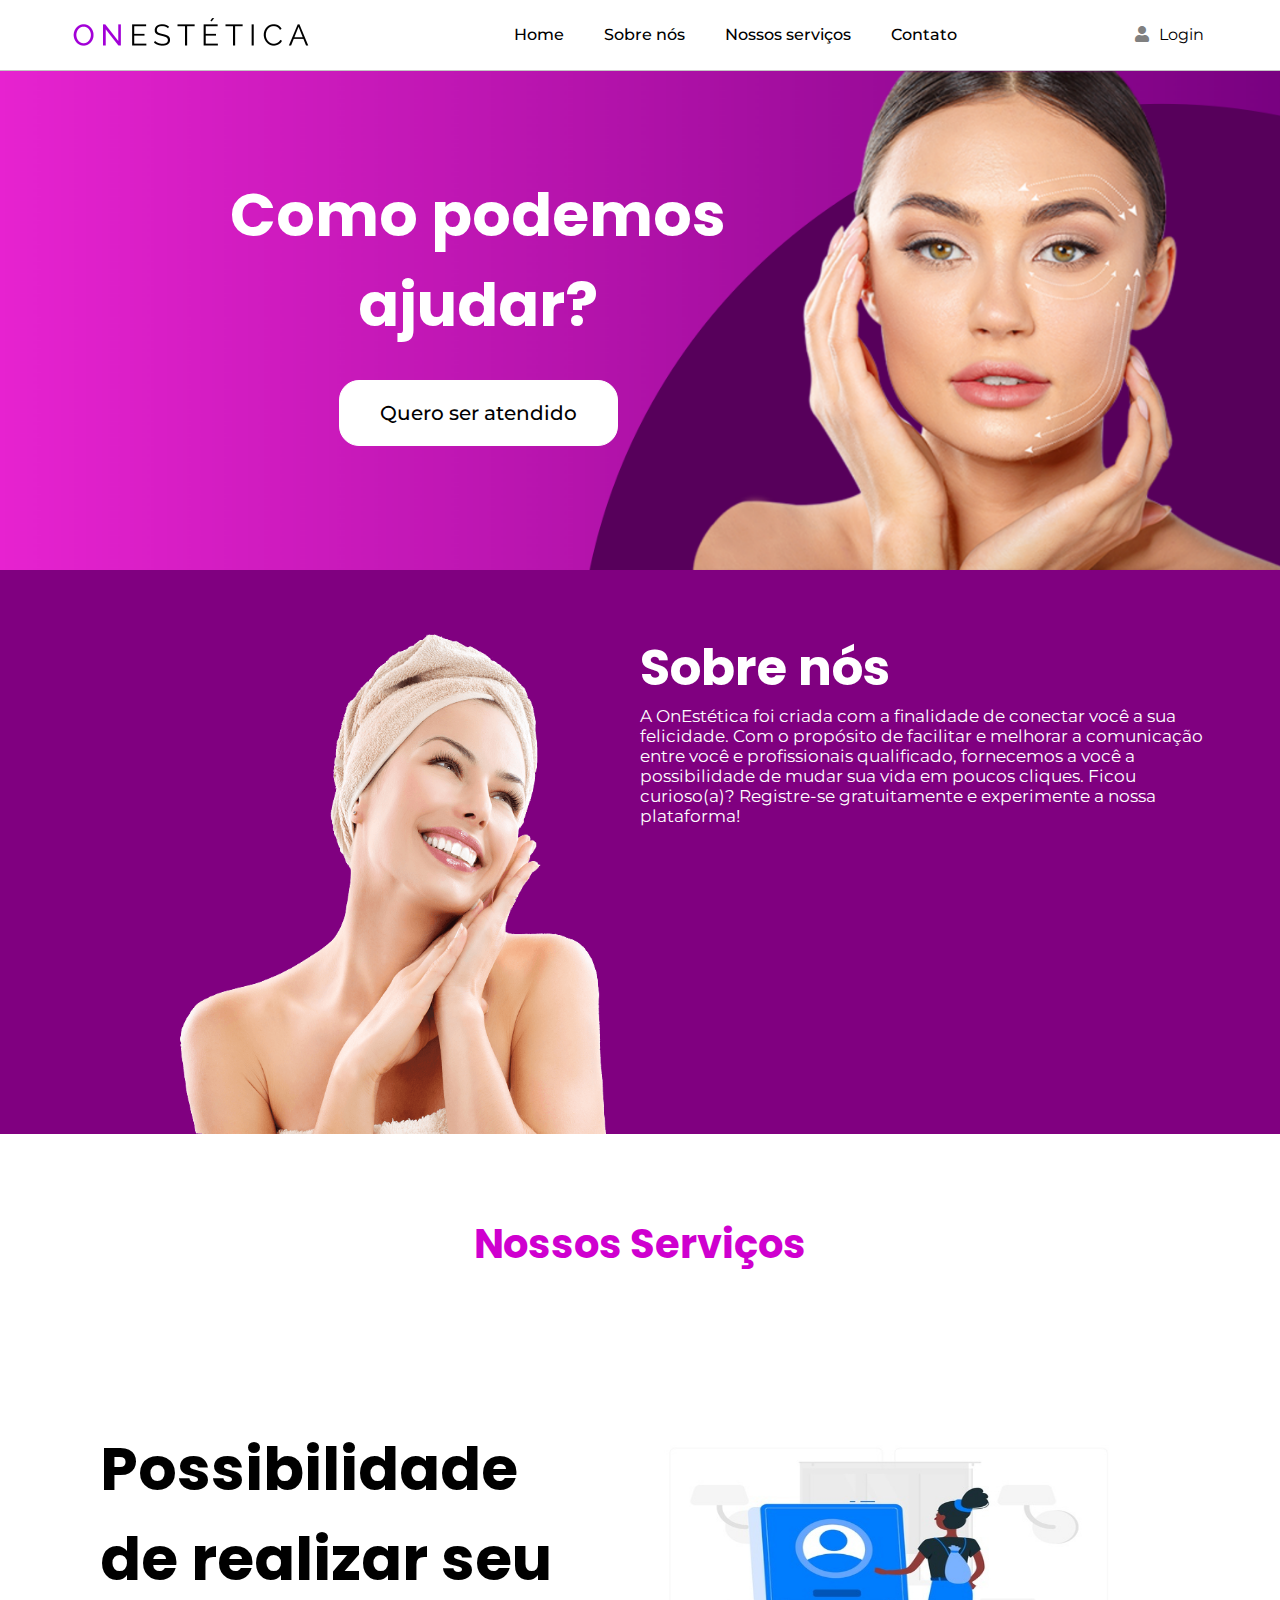
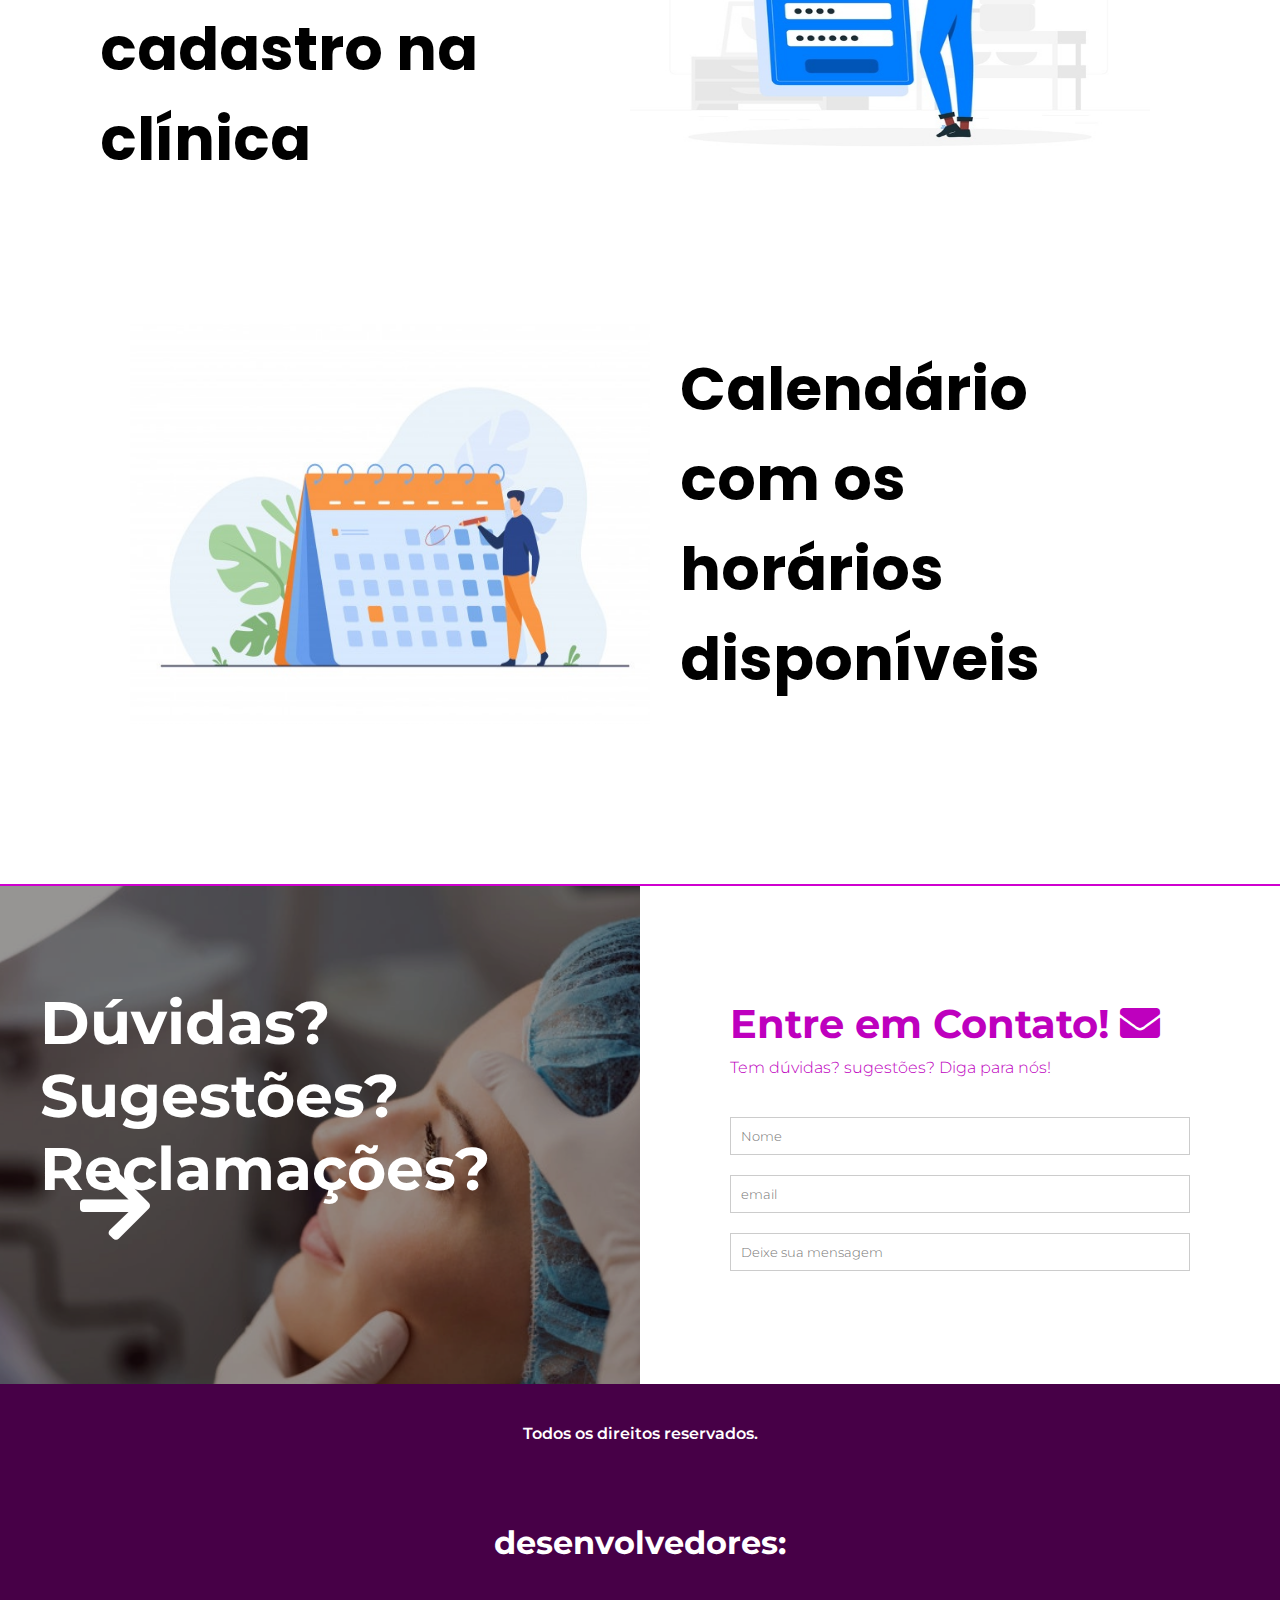
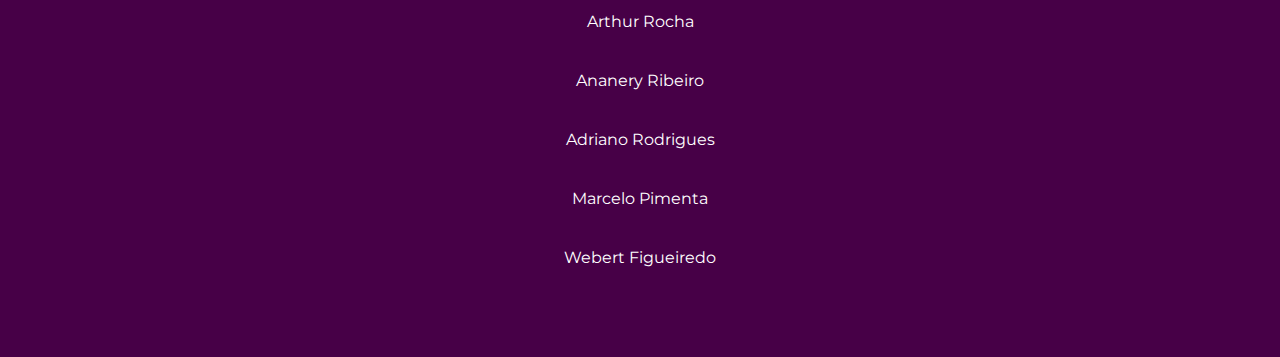
<file: src/OnEstética/index.html>
<!DOCTYPE html>
<html lang="pt-br">
<head>
    <meta charset="UTF-8">
    <meta name="viewport" content="width=device-width, initial-scale=1.0">
    <link href="./css/style.homePage.css" rel="stylesheet">
    <link href="./css/all.css" rel="stylesheet">
    <title>ONESTÉTICA</title>
</head>

<body>
    
    <!-- Inicio Header -->

    <header>
        <div class="container">
            <div class="logo">
                <a href="#banner"><img src="./images/logo.png"></a>
        </div><!-- logo -->

        <nav class="navDesktop">
            <ul id="menuDesktop">
                <li>
                    <a href="#banner">Home</a>
                </li>
                <li>
                    <a href="#sobre">Sobre nós</a>
                </li>
                <li>
                    <a href="#serviços">Nossos serviços</a>
                </li>
                
                <li>
                    <a href="#contato">Contato</a>
                </li>

            </ul>
        </nav>

        <div class="loginDesktop">
            <li>
                <a href="./login.html"><i class="fas fa-user"></i>Login</a>
            </li>
        </div><!-- login desktop -->

        <nav class="navMobile">
            <div id="overlay"></div>
            <button id="btnMobile"><span id="hamburguer"></span></button>
            <ul id="menuMobile">
                <li>
                    <a href="#banner">Home</a>
                </li>
                <li>
                    <a href="#sobre">Sobre nós</a>
                </li>
                <li>
                    <a href="#serviços">Nossos serviços</a>
                </li>
                <li>
                    <a href="#contato">Contato</a>
                </li>

                <div class="loginMobile">
                   <li>
                        <a href="./login.html"><i class="fas fa-user"></i>Login</a>
                   </li> 
                </div> <!--login desktop -->
            </ul>
        </nav>

        </div><!-- container -->

    </header>

    <!-- Final Header-->

    <!-- inicio banner -->

    <section id="banner">
        <div class="contentBanner">
            <h1>Como podemos ajudar?</h1>

            <div class="inputBanner">
               <a href="./cadastro.html">
                   <input type="submit" value="Quero ser atendido">
            </a>
            </div>
        </div>
    </section><!-- banner -->

    <!-- final banner -->

    <!-- Inicio Sobre -->

    <section id="sobre">
        <div class="container">

            <div class="contentSobre">
                <div class="contentText">
                    <h2>Sobre nós</h2>
                    <p>
                        A OnEstética foi criada com a finalidade de conectar você
                        a sua felicidade. Com o propósito de facilitar e melhorar a
                        comunicação entre você e profissionais qualificado, 
                        fornecemos a você a possibilidade de mudar sua vida em poucos cliques.
                        Ficou curioso(a)? Registre-se gratuitamente e experimente a nossa plataforma!
                        </p>
                </div>
                <div class="contentImg">
                    <img src="./images/Img Sobre.webp">
                </div>
            </div>

        </div>
    </section>


    <!-- Serviços -->

    <section id="serviços">
        <div class="container">

                <h2>Nossos Serviços</h2>

                <div class="serviçosSingle">

                    <div class="serviçoSingleB">
                        <h1>Possibilidade de realizar seu cadastro na clínica</h1>
                        <div class="iconeServiço" id="cadastroIconServicos"></div>
                    </div>

                    <div class="serviçoSingleA">
                        <div class="iconeServiço" id="calendarioIconServicos"></div>
                        <h1>Calendário com os horários disponíveis</h1>
                    </div>

                </div>

                <div class="serviçosSingleMobile">

                    <div class="serviçoSingle">
                        <h1>Possibilidade de realizar seu cadastro na clínica</h1>
                        <div class="iconeServiço" id="cadastroIconServicos"></div>
                    </div>

                    <div class="serviçoSingle">
                        <h1>Calendário com os horários disponíveis</h1>
                        <div class="iconeServiço" id="calendarioIconServicos"></div>
                    </div>

                </div>
                    
        </div><!--Container-->
    </section>

    <!-- Contato -->

    <section id="contato">

    <div class="contaiberContato">

        <div class="imgContato">

            <div class="overlayimgContato"></div>

            <div class="contentImgContato">

                <h1>Dúvidas?</h1>
                <h1>Sugestões?</h1>
                <h1>Reclamações?</h1>

                <div class="arrows">
                    <div id="rigth"><i class="fas fa-arrow-right"></i></div>
                    <div id="down"><i class="fas fa-arrow-down"></i></div>
                </div>

            </div>

        </div>

        <div class="formContato">
            <form>
                <h2>Entre em Contato!<i class="fas fa-envelope"></i></h2>

                <p>Tem dúvidas? sugestões? Diga para nós!</p>
                
                <input type="text" placeholder="Nome">
                <input type="email" placeholder="email">
                <input type="textarea" placeholder="Deixe sua mensagem">

            </form>
        </div>
    </div>

    </section>

    <!-- footer -->

    <footer>
        <p>Todos os direitos reservados.</p>
        <div class="desenvolvedores">
            <h1>desenvolvedores:</h1>
            <ul>
                <li>Arthur Rocha</li>
                <li>Ananery Ribeiro</li>
                <li>Adriano Rodrigues</li>
                <li>Marcelo Pimenta</li>
                <li>Webert Figueiredo</li>
            </ul>
        </div>
    </footer>

    <script src="./scripts/index.js"></script>
</body>
</html>
</file>
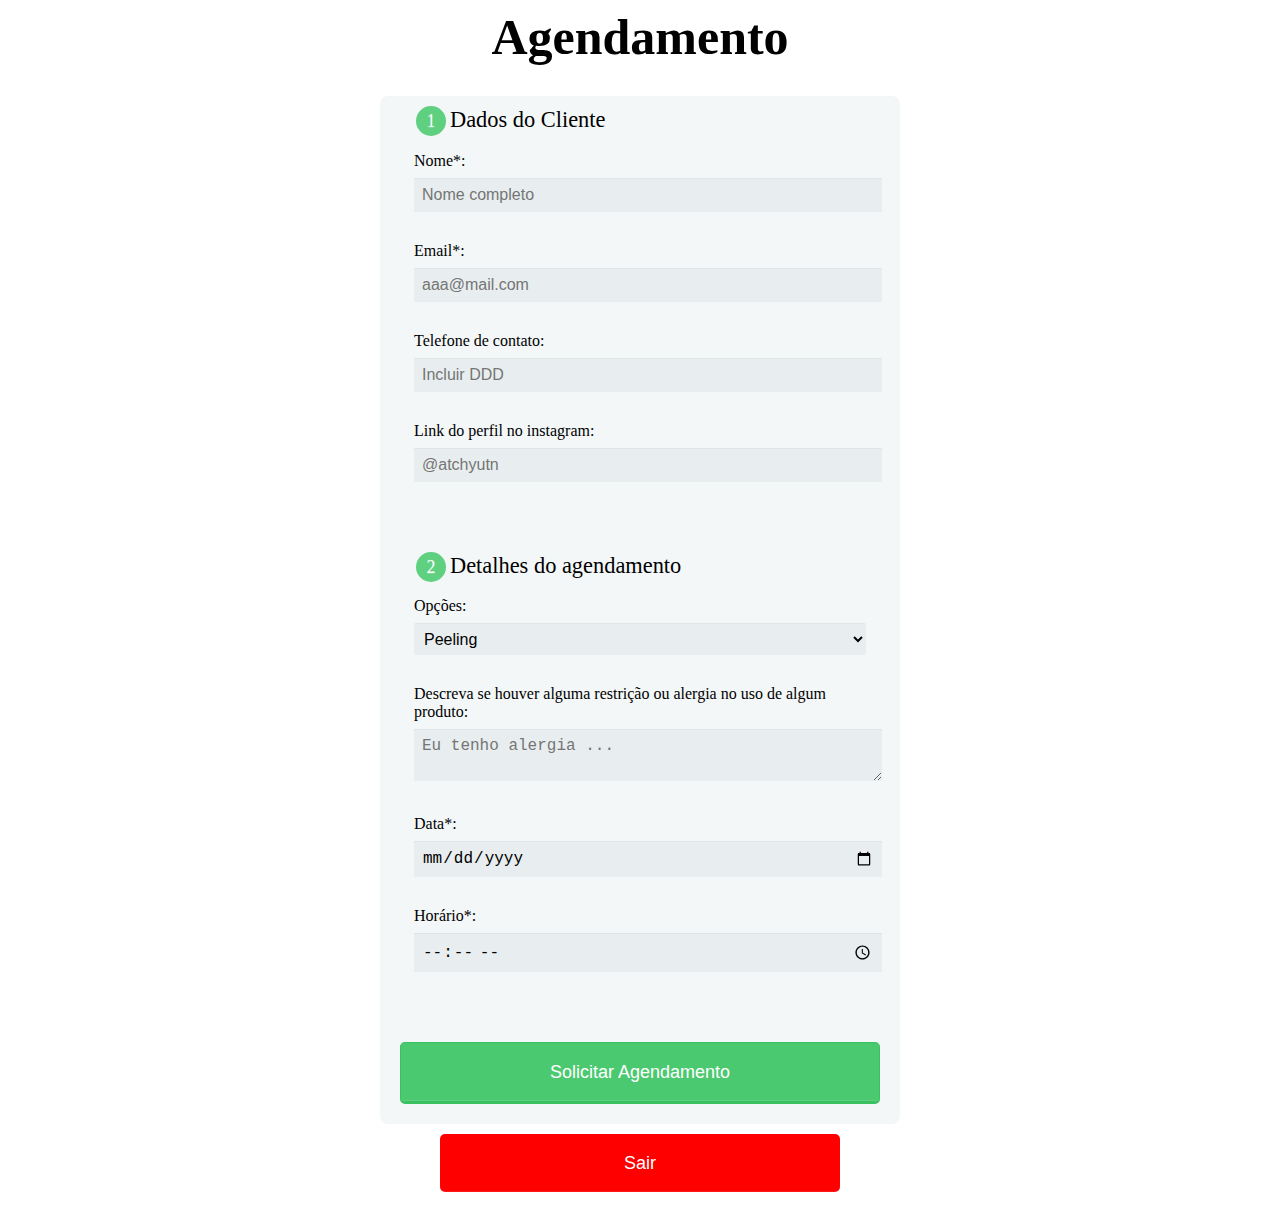
<file: src/OnEstética/agenda.html>
<!DOCTYPE html>

<html lang="pt-br">

<head>

<meta charset="UTF-8">

<meta http-equiv="X-UA-Compatible" content="IE=edge">

<meta name="viewport" content="width=device-width, initial-scale=1.0">

<title>ONESTÉTICA</title>

<script type="text/javascript" src="https://github.com/rubyeffect/easy_fill/blob/master/lib/easy_fill-0.0.2.min.js"></script>

<style>


#body_header

{

width:auto;

margin:0px auto;

text-align:center;

font-size:25px;

}

form {

max-width: 300px;

margin: 10px auto;

padding: 10px 20px;

background: #f4f7f8;

border-radius: 8px;

}

h1 {

margin: 0 0 30px 0;

text-align: center;

}

input[type="text"],

input[type="password"],

input[type="date"],

input[type="datetime"],

input[type="email"],

input[type="number"],

input[type="search"],

input[type="tel"],

input[type="time"],

input[type="url"],

textarea,

select {

background: rgba(255,255,255,0.1);

border: none;

font-size: 16px;

height: auto;

margin: auto;

outline: 0;

padding: 8px;

width: 100%;

background-color: #e8eeef;

color: black;

box-shadow: 0 1px 0 rgba(0,0,0,0.03) inset;

margin-bottom: 30px;

}

input[type="radio"],

input[type="checkbox"]

{

margin: 0 4px 8px 0;

}

select {

padding: 6px;

height: 32px;

border-radius: 2px;

}

button {

padding: 19px 39px 18px 39px;

color: #FFF;

background-color: #4bc970;

font-size: 18px;

text-align: center;

font-style: normal;

border-radius: 5px;

width: 100%;

border: 1px solid #3ac162;

border-width: 1px 1px 3px;

box-shadow: 0 -1px 0 rgba(255,255,255,0.1) inset;

margin-bottom: 10px;

cursor: pointer;

}

fieldset {

margin-bottom: 30px;

border: none;

}

legend {

font-size: 1.4em;

margin-bottom: 10px;

}

label {

display: block;

margin-bottom: 8px;

}

label.light {

font-weight: 300;

display: inline;

}

.number {

background-color: #5fcf80;

color: #fff;

height: 30px;

width: 30px;

display: inline-block;

font-size: 0.8em;

margin-right: 4px;

line-height: 30px;

text-align: center;

text-shadow: 0 1px 0 rgba(255,255,255,0.2);

border-radius: 100%;

}

form {

max-width: 480px;

}

#sair{
    background-color: red;
    width: 400px;
    border: none;
    position: relative;
    left: 50%;
    transform: translate(-50%);
    cursor: pointer;
}

</style>

</head>

<body>

<div id="container">

<!--This is a division tag for body container-->

<div id="body_header">

<!--This is a division tag for body header-->

<h1>Agendamento</h1>

</div>

<form action="index.html" method="post">

<fieldset>

<legend><span class="number">1</span>Dados do Cliente</legend>

<label for="name">Nome*:</label>

<input type="text" id="name" name="user_name" placeholder="Nome completo" required pattern="[a-zA-Z0-9]+">

<label for="mail">Email*:</label>

<input type="email" id="mail" name="user_email" placeholder="aaa@mail.com" required>

<label for="tel">Telefone de contato:</label>

<input type="tel" id="tel" placeholder="Incluir DDD" name="user_num">

<label for="skype_name">Link do perfil no instagram:</label>

<input type="text" id="skype_name" name="skype_name" placeholder="@atchyutn" pattern="[a-zA-Z0-9]+">

</fieldset>

<fieldset>

<legend><span class="number">2</span>Detalhes do agendamento</legend>

<label for="appointment_for">Opções:</label>

<select id="appointment_for" name="appointment_for" required>

<option value="coffee">Peeling</option>

<option value="meeting">Botox</option>

<option value="Business">Limpeza de Pele</option>

<option value="lunch">Esfoliação facial</option>

<option value="skype">Drenagem linfática</option>

<option value="movie">Hidratação facial</option>

<option value="couple_date">Depilação à laser e luz pulsada</option>

</select>

<label for="appointment_description">Descreva se houver alguma restrição ou alergia no uso de algum produto:</label>

<textarea id="appointment_description" name="appointment_description" placeholder="Eu tenho alergia ..."></textarea>

<label for="date">Data*:</label>

<input type="date" name="date" value="" required></input>

<br>

<label for="time">Horário*:</label>

<input type="time" name="time" value="" required></input>

<br>

</fieldset>

<button type="submit">Solicitar Agendamento</button>


</form>

</div>

<a href="./index.html"><button id="sair">Sair</button></a>

</body>

</html>
</file>
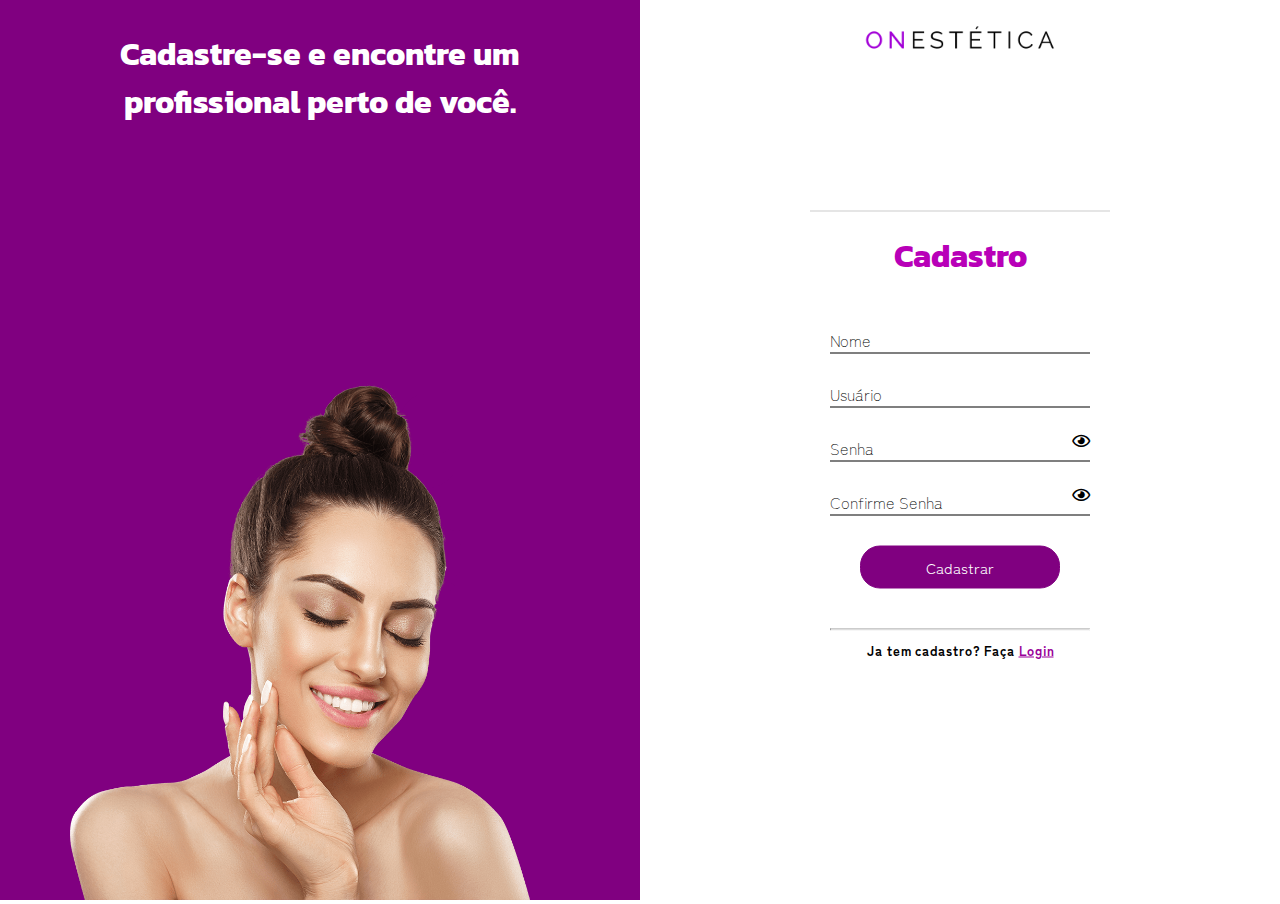
<file: src/OnEstética/cadastro.html>
<!DOCTYPE html>
<html lang="pt-br">
<head>
    <meta charset="UTF-8">
    <meta name="viewport" content="width=device-width, initial-scale=1.0">
    <link href="./css/style.cadastro.css" rel="stylesheet">
    <link href="css/all.css" rel="stylesheet">
    <title>ONESTÉTICA</title>

    <!-- fontes -->

    <!--Montserrat--><link rel="preconnect" href="https://fonts.googleapis.com">
<link rel="preconnect" href="https://fonts.gstatic.com" crossorigin>
<link href="https://fonts.googleapis.com/css2?family=Montserrat:ital,wght@1,900&display=swap" rel="stylesheet">

    <!--Kanit-->
    <link rel="preconnect" href="https://fonts.googleapis.com">
<link rel="preconnect" href="https://fonts.gstatic.com" crossorigin>
<link href="https://fonts.googleapis.com/css2?family=Kanit:wght@300&display=swap" rel="stylesheet">
    
<!-- Zen -->
<link rel="preconnect" href="https://fonts.googleapis.com">
<link rel="preconnect" href="https://fonts.gstatic.com" crossorigin>
<link href="https://fonts.googleapis.com/css2?family=Zen+Kaku+Gothic+New&display=swap" rel="stylesheet">



</head>
<body>

    <div class="contentCadastro">

        <div class="banner">
            <div class="textcadastro">
                <h1>Cadastre-se e encontre um profissional perto de você.</h1>
            </div>
            <div class="img-cadastro">
                <img src="./images/img-cadastro.png">
            </div>
        </div>

        <div class="form">
            <div class="logo">
                <img src="./images/logo.png">
            </div><!--logo-->
                
                <!-- Formulario -->
                <div class="card">
                    <h1>Cadastro</h1>
        
                    <!--Mensagens-->
                    <div id="msgSuccess"></div>
        
                    <div id="msgError"></div>
        
                    <div class="float-label">
                        <input id="nome" type="text" placeholder="" required>
                        <label id="labelNome" for="nome">Nome</label>
                    </div><!--Usuario-->
        
                    <div class="float-label">
                        <input id="usuario" type="text" placeholder="" required>
                        <label id="labelUser" for="usuario">Usuário</label>
                    </div><!--Usuario-->
        
                    <div class="float-label">
        
                        <input id="senha" type="password" placeholder="" required>
                        <label id="labelSenha" for="senha">Senha</label>
                        <i class="far fa-eye" id="verSenha"></i>
                    </div><!--Senha-->
        
                    <div class="float-label">
                        <input id="confirmSenha" type="password" placeholder="" required>
                        <label id="labelConfirmSenha" for="confirmSenha">Confirme Senha</label>
                        <i class="far fa-eye" id="verConfirmSenha"></i>
                    </div><!--Confirme Senha-->
        
                    <button id="button" onclick="cadastrar()">Cadastrar</button>
        
                    <hr>
        
                    <div class="faça-login">
                        <h5>Ja tem cadastro? Faça <a href="./login.html">Login</a></h5>
                    </div>
        
                </div>
        </div>
    </div>

    <script src="./scripts/cadastro.js"></script>
</body>
</html>
</file>
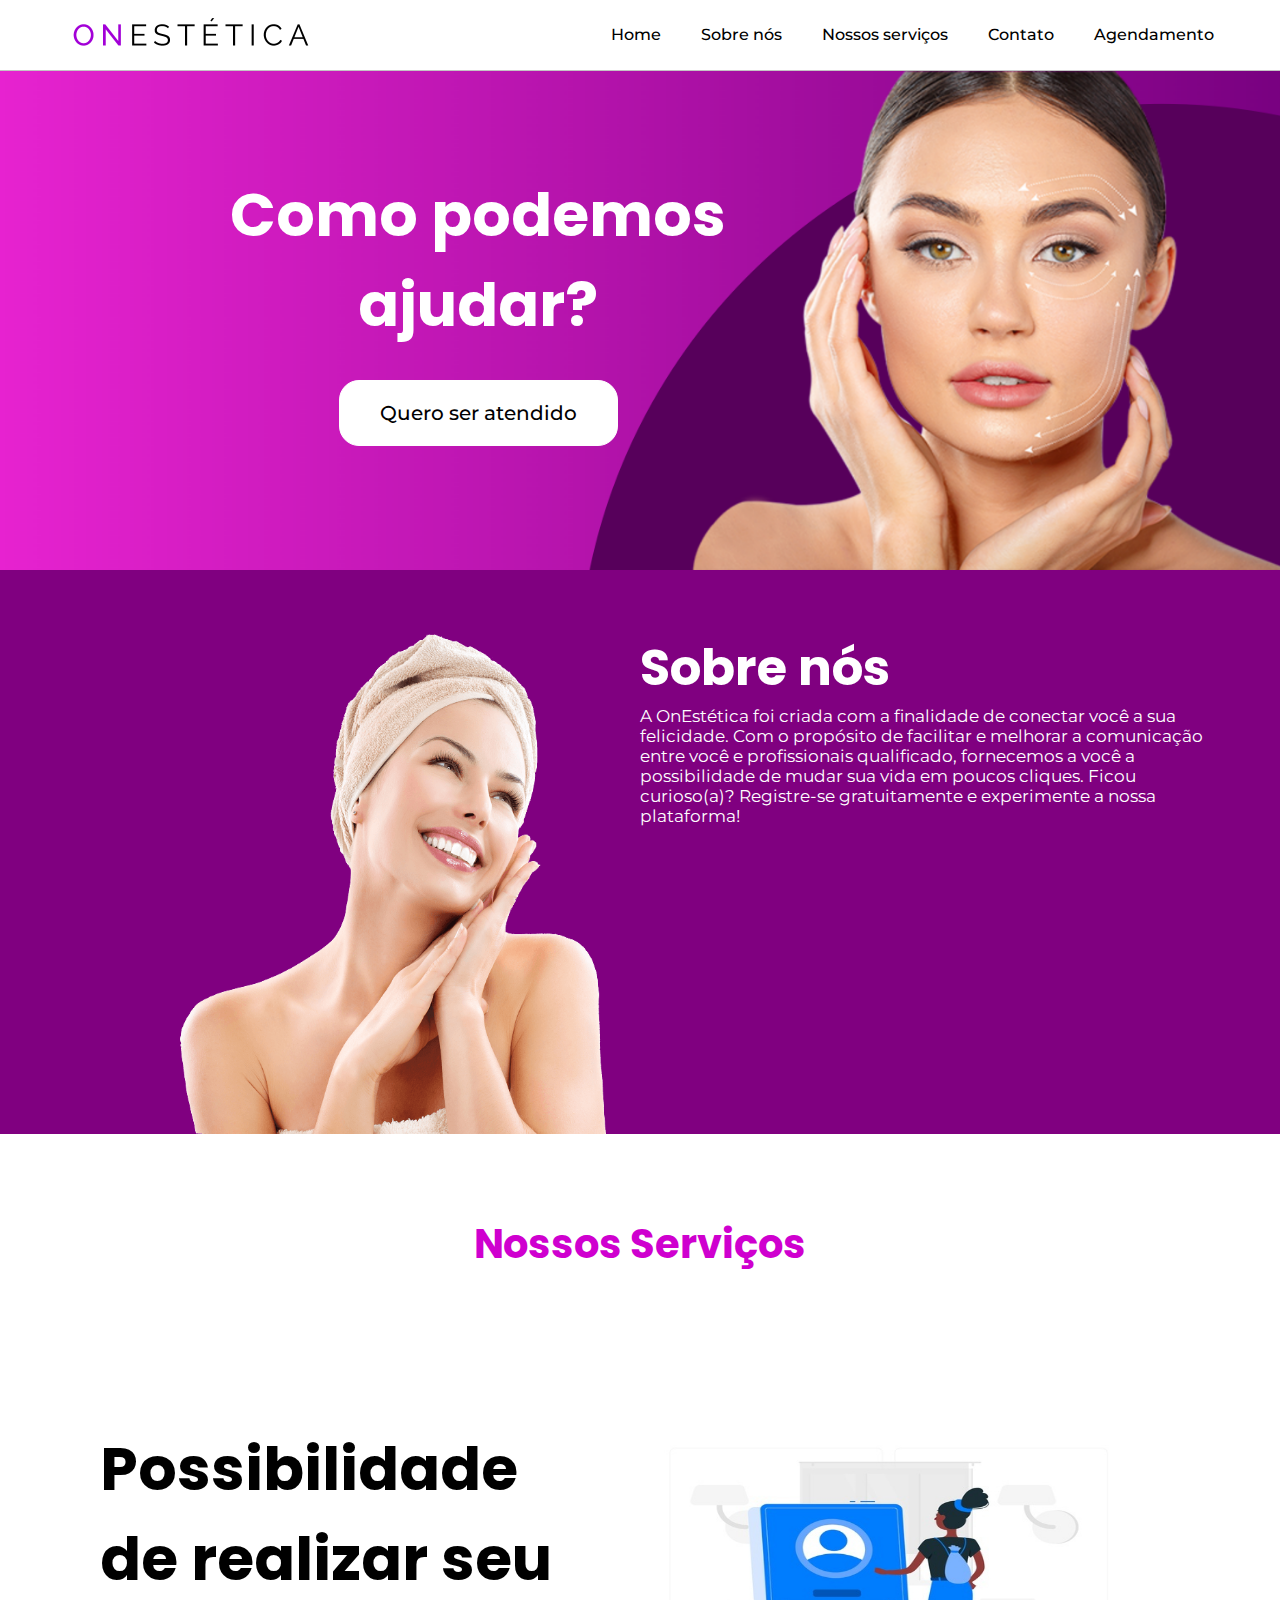
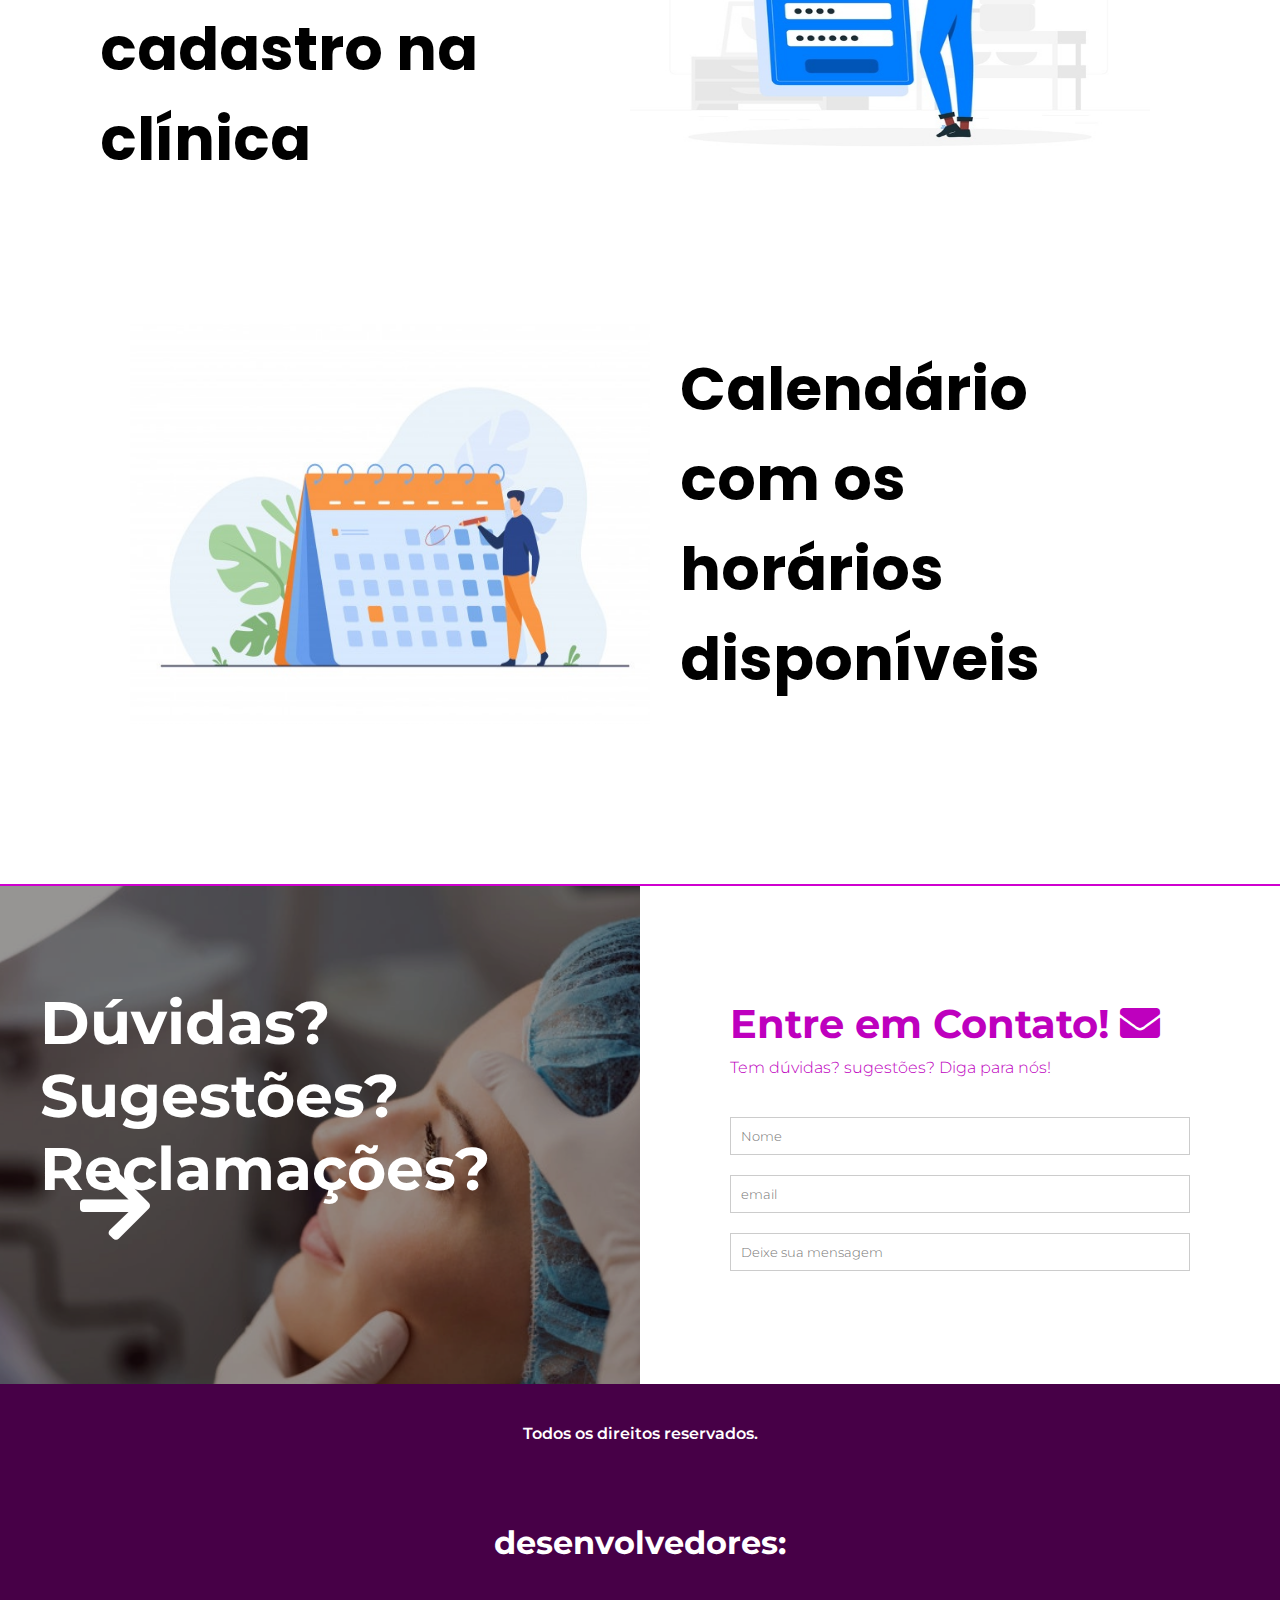
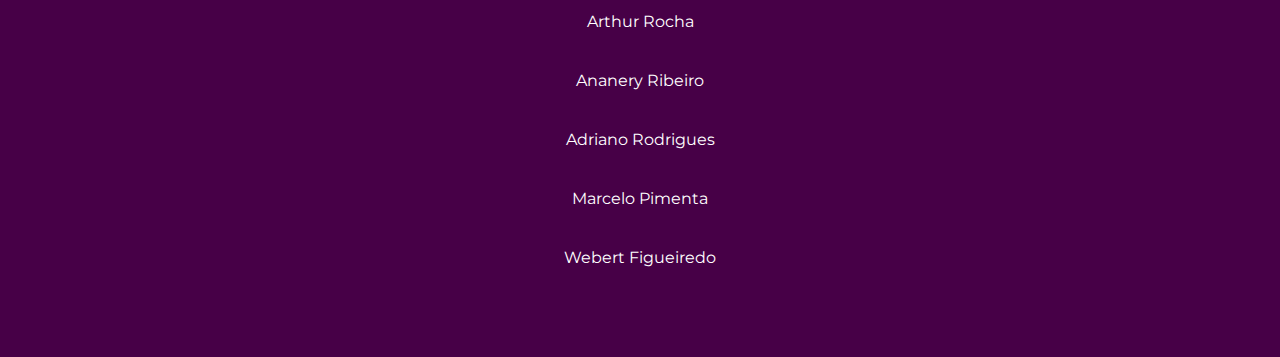
<file: src/OnEstética/home.html>
<!DOCTYPE html>
<html lang="pt-br">
<head>
    <meta charset="UTF-8">
    <meta name="viewport" content="width=device-width, initial-scale=1.0">
    <link href="./css/style.homePage.css" rel="stylesheet">
    <link href="./css/all.css" rel="stylesheet">
    <title>ONESTÉTICA</title>
</head>

<body>
    
    <!-- Inicio Header -->

    <header>
        <div class="container">
            <div class="logo">
                <a href="#banner"><img src="./images/logo.png"></a>
        </div><!-- logo -->

        <nav class="navDesktop">
            <ul id="menuDesktop">
                <li>
                    <a href="#banner">Home</a>
                </li>
                <li>
                    <a href="#sobre">Sobre nós</a>
                </li>
                <li>
                    <a href="#serviços">Nossos serviços</a>
                </li>
                <li>
                    <a href="#contato">Contato</a>
                </li>

                <li>
                    <a href="agenda.html">Agendamento</a>
                </li>
            </ul>
        </nav>

<!-- login desktop -->

        <nav class="navMobile">
            <div id="overlay"></div>
            <button id="btnMobile"><span id="hamburguer"></span></button>
            <ul id="menuMobile">
                <li>
                    <a href="#banner">Home</a>
                </li>
                <li>
                    <a href="#sobre">Sobre nós</a>
                </li>
                <li>
                    <a href="#serviços">Nossos serviços</a>
                </li>
                <li>
                    <a href="#contato">Contato</a>
                </li>

                <li>
                    <a href="agenda.html">Agendamento</a>
                </li>
            </ul>
        </nav>

        </div><!-- container -->

    </header>

    <!-- Final Header-->

    <!-- inicio banner -->

    <section id="banner">
        <div class="contentBanner">
            <h1>Como podemos ajudar?</h1>

            <div class="inputBanner">
               <a href="./cadastro.html">
                   <input type="submit" value="Quero ser atendido">
            </a>
            </div>
        </div>
    </section><!-- banner -->

    <!-- final banner -->

    <!-- Inicio Sobre -->

    <section id="sobre">
        <div class="container">

            <div class="contentSobre">
                <div class="contentText">
                    <h2>Sobre nós</h2>
                    <p>
                        A OnEstética foi criada com a finalidade de conectar você
                        a sua felicidade. Com o propósito de facilitar e melhorar a
                        comunicação entre você e profissionais qualificado, 
                        fornecemos a você a possibilidade de mudar sua vida em poucos cliques.
                        Ficou curioso(a)? Registre-se gratuitamente e experimente a nossa plataforma!
                        </p>
                </div>
                <div class="contentImg">
                    <img src="./images/Img Sobre.webp">
                </div>
            </div>

        </div>
    </section>


    <!-- Serviços -->

    <section id="serviços">
        <div class="container">

                <h2>Nossos Serviços</h2>

                <div class="serviçosSingle">

                    <div class="serviçoSingleB">
                        <h1>Possibilidade de realizar seu cadastro na clínica</h1>
                        <div class="iconeServiço" id="cadastroIconServicos"></div>
                    </div>

                    <div class="serviçoSingleA">
                        <div class="iconeServiço" id="calendarioIconServicos"></div>
                        <h1>Calendário com os horários disponíveis</h1>
                    </div>

                </div>

                <div class="serviçosSingleMobile">

                    <div class="serviçoSingle">
                        <h1>Possibilidade de realizar seu cadastro na clínica</h1>
                        <div class="iconeServiço" id="cadastroIconServicos"></div>
                    </div>

                    <div class="serviçoSingle">
                        <h1>Calendário com os horários disponíveis</h1>
                        <div class="iconeServiço" id="calendarioIconServicos"></div>
                    </div>

                </div>
                    
        </div><!--Container-->
    </section>

    <!-- Contato -->

    <section id="contato">

    <div class="contaiberContato">

        <div class="imgContato">

            <div class="overlayimgContato"></div>

            <div class="contentImgContato">

                <h1>Dúvidas?</h1>
                <h1>Sugestões?</h1>
                <h1>Reclamações?</h1>

                <div class="arrows">
                    <div id="rigth"><i class="fas fa-arrow-right"></i></div>
                    <div id="down"><i class="fas fa-arrow-down"></i></div>
                </div>

            </div>

        </div>

        <div class="formContato">
            <form>
                <h2>Entre em Contato!<i class="fas fa-envelope"></i></h2>

                <p>Tem dúvidas? sugestões? Diga para nós!</p>
                
                <input type="text" placeholder="Nome">
                <input type="email" placeholder="email">
                <input type="textarea" placeholder="Deixe sua mensagem">

            </form>
        </div>
    </div>

    </section>

    <!-- footer -->

    <footer>
        <p>Todos os direitos reservados.</p>
        <div class="desenvolvedores">
            <h1>desenvolvedores:</h1>
            <ul>
                <li>Arthur Rocha</li>
                <li>Ananery Ribeiro</li>
                <li>Adriano Rodrigues</li>
                <li>Marcelo Pimenta</li>
                <li>Webert Figueiredo</li>
            </ul>
        </div>
    </footer>

    <script src="./scripts/home.js"></script>
</body>
</html>
</file>
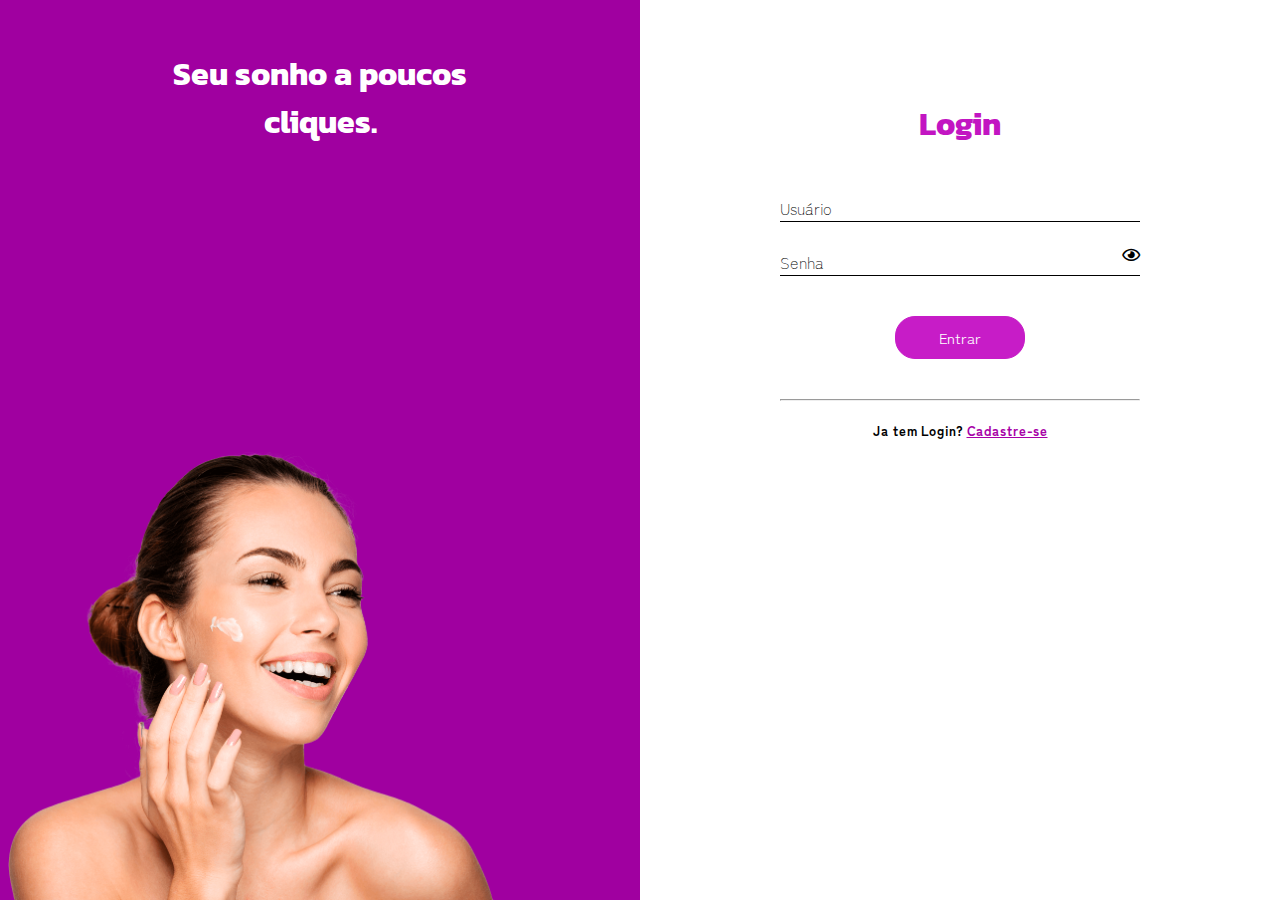
<file: src/OnEstética/login.html>
<!DOCTYPE html>
<html lang="pt-br">
<head>
    <meta charset="UTF-8">
    <meta name="viewport" content="width=device-width, initial-scale=1.0">
    <link href="./css/style.login.css" rel="stylesheet">
    <link href="./css/all.css" rel="stylesheet">
    <title>ONESTÉTICA</title>

    <!-- fontes -->

        <!--Montserrat--><link rel="preconnect" href="https://fonts.googleapis.com">
    <link rel="preconnect" href="https://fonts.gstatic.com" crossorigin>
    <link href="https://fonts.googleapis.com/css2?family=Montserrat:ital,wght@1,900&display=swap" rel="stylesheet">

        <!--Kanit-->
        <link rel="preconnect" href="https://fonts.googleapis.com">
    <link rel="preconnect" href="https://fonts.gstatic.com" crossorigin>
    <link href="https://fonts.googleapis.com/css2?family=Kanit:wght@300&display=swap" rel="stylesheet">
        
        <!-- Zen -->
    <link rel="preconnect" href="https://fonts.googleapis.com">
    <link rel="preconnect" href="https://fonts.gstatic.com" crossorigin>
    <link href="https://fonts.googleapis.com/css2?family=Zen+Kaku+Gothic+New&display=swap" rel="stylesheet">

</head>
<body>

    <div class="contentLogin">

        <div class="banner">
            <div class="textLogin">
                <h1>Seu sonho a poucos cliques.</h1>
            </div>
            <div class="imgLogin">
                <img src="./images/slider-woman-tratamentos_mini.png">
            </div>
        </div>

        <div class="form">
            <div id="card">

                <h1>Login</h1>
        
                <!-- Mensagens -->
        
                <div id="msgSuccess">
                    <h5>Login efetuado com sucesso</h5>
                </div>
        
                <div id="msgError">
                    <h5>Usuário inválido</h5>
                </div>
        
                <div class="float-label">
                    <input id="usuarioLogin" type="text" placeholder="" required>
                    <label id="labelUsuarioLogin" for="usuarioLogin">Usuário</label>
                </div><!--Float Label-->
        
                <div class="float-label">
                    <input id="senhaLogin" type="password" placeholder="" required>
                    <label id="labelSenhaLogin" for="senhaLogin">Senha</label>
                    <i class="far fa-eye" id="verSenhaLogin"></i>
                </div><!--Float Label-->
        
                <button id="button" onclick="entrar()">Entrar</button>
        
                <hr>
        
                <div class="faça-cadastro">
                    <h5>Ja tem Login? <a href="./cadastro.html">Cadastre-se</a></h5>
                </div>
        
            </div>
        </div>
    </div>

    <script src="./scripts/login.js"></script>
</body>
</html>
</file>
<file: src/OnEstética/css/style.homePage.css>
/* Montserrat */
@import url('https://fonts.googleapis.com/css2?family=Montserrat:wght@200;300&display=swap');

/* Poppins */
@import url('https://fonts.googleapis.com/css2?family=Poppins&display=swap');

*{
    margin: 0;
    padding: 0;
    box-sizing: border-box;
}
body,html{
    padding-top: 35px;
    height: 100%;
}
.container{
    max-width: 1200px;
    margin: 0 auto;
    padding: 0 2%;
    position: relative;
}

/*Header*/
header{
    background-color: rgb(255, 255, 255);
    width: 100%;
    border-bottom: 1px solid rgb(196, 196, 196);
    padding: 10px 0;
    position: fixed;
    z-index: 999;
    top: 0;
}
header .container{
    display: flex;
    justify-content: space-between;
}
header .container .logo{
    background-color: transparent;
    max-width: 250px;
    height: 50px;
}
header .container .logo img{
    width: 250px;
    height: 50px;
}
/* Menu Mobile*/
.navMobile{
    display: none;
    margin: 15px 30px;
}
#btnMobile{
    display: flex;
    position: absolute;
    left: 2%;
    top: 25px;
    z-index: 99999999;
    cursor: pointer;
    background: none;
    border: none;
}
#btnMobile #hamburguer{
    width: 20px;
    border-top: 2px solid black;
}
#btnMobile #hamburguer::after, #btnMobile #hamburguer::before{
    background-color: black;
    content: '';
    width: 20px;
    height: 2px;
    display: block;
    margin: 5px 0;
    transition: .3s;
}
.active #btnMobile #hamburguer{
    border-top: none;
}
.active #btnMobile #hamburguer::after{
    margin-top: -7px;
    transform: rotate(135deg);
}
.active #btnMobile #hamburguer::before{
    transform: rotate(-135deg);
}
#menuMobile{
    display: block;
    position: absolute;
    background-color: rgb(255, 255, 255);
    width: 80%;
    height: 100vh;
    top: 0;
    left: -100%;
    padding: 100px 2%;
    transition: .6s;
    z-index: 100;
}
#menuMobile li{
    width: 80%;
    margin-left: 5%;
    list-style-type: none;
    border-bottom: 1px solid #ccc;
    margin-top: 20px;
    padding: 10px 0;
}
#menuMobile a{
    text-decoration: none;
    color: black;
    font-family: 'Montserrat', sans-serif;

}
#menuMobile a:hover{
    color: rgb(207, 0, 207);
}
#menuMobile .loginMobile{
    position: relative;
    display: flex;
    flex-direction: column;
    padding: 30px 0;
}
#menuMobile .loginMobile a{
    padding: 10px 0;
}
#menuMobile .loginMobile i{
    margin-right: 10px;
}
.active #menuMobile{
    left: 0;
}

/* Menu Desktop*/
.navDesktop #menuDesktop{
    display: flex;
}
.navDesktop #menuDesktop li{
    margin: 15px 0px 7px 40px;
    list-style-type: none;
}
.navDesktop #menuDesktop a{
    text-decoration: none;
    color: black;
    font-family: 'Montserrat','sans-serif';
    font-weight: 500;
}
.loginDesktop{
    margin: 15px 0;
    display: flex;
}
.loginDesktop li{
    list-style-type: none;
}
.loginDesktop a{
    margin: 0 10px;
    text-decoration: none;
    color: black;
    font-family: 'Montserrat', sans-serif;
}
.loginDesktop a i{
    color: rgb(128, 128, 128);
    margin: 0 10px;
}
.overlay{
    background-color: rgba(0,0,0,0.6);
    width: 100%;
    height: 100vh;
    position: absolute;
    top: 0;
    left: 0;
    z-index: 9998;
    display: none;
}
.navDesktop #menuDesktop a:hover{
    color: rgb(207, 0, 207);
}
.loginDesktop a:hover{
    color: rgb(207, 0, 207);
}


/* Banner */
#banner{
    background-color: #ccc;
    width: 100%;
    height: 500px;
    background-image: url(../images/banner\ on\ stetic.png);
    background-position: center;
    background-size: cover;
    background-repeat: no-repeat;
    position: relative;
}
.contentBanner{
    background-color: transparent;
    width: 700px;
    text-align: center;
    top: 100px;
    left: 10%;
    position: relative;
}
.contentBanner h1{
    font-size: 60px;
    color: white;
    font-family: 'Poppins', sans-serif;
}
.contentBanner input{
    background-color: rgb(255, 255, 255);
    border: 1px solid rgb(255, 255, 255);
    padding: 20px 40px;
    margin: 30px 25px;
    border-radius: 20px;
    font-size: 20px;
    font-family: 'Montserrat', sans-serif;
    font-weight: 500;
    cursor: pointer;
    transition: .3s;
    color: rgb(0, 0, 0);
}
.contentBanner input:hover{
    border: 1px solid rgb(207, 0, 207);
    color: rgb(207, 0, 207);
}

/* Sobre */
#sobre{
    background-color: purple;
    width: 100%;
    position: relative;
    padding-top: 60px;
}
.contentSobre{
    position: relative;
    background-color: transparent;
    width: 100%;
}
.contentText{
    position: absolute;
    width: 50%;
    right: 0;
    color: white;
}
.contentText h2{
    font-size: 50px;
    font-family: 'Poppins', sans-serif;
}
.contentText p{
    font-size: 17px;
    font-family: 'Montserrat', sans-serif;
}
.contentImg img{
    position: relative;
    width: 700px;
    height: 500px;
    bottom: -4px;
}
@media  screen and (max-width:1100px) {
    .contentSobre{
    position: relative;
    background-color: transparent;
    width: 100%;
    display: flex;
    flex-direction: column;
    align-items: center;
    justify-content: center;
}
    .contentText{
    position: relative;
    width: 50%;
    right: 0;
    margin-bottom: 40px;
    max-width: 400px;
    width: 100%;
    left: 50%;
    transform: translateX(-50%);
}
.contentImg img{
    position: relative;
    width: 100%;
    height: 100%;
    bottom: -4px;
}
}

/* Serviços */
#serviços{
    padding: 60px 0;
    display: flex;
    flex-direction: column;
    align-items: center;
    justify-content: center;
    text-align: center;
}
#serviços h2{
    font-size: 40px;
    font-family: 'Poppins', sans-serif;
    color: rgb(207, 0, 207);
    margin: 0 0 50px 0;
}
#serviços .container{
    background-color: transparent;
    padding: 20px;
    width: 100%;
}
.serviçosSingleMobile{
    display: none;
}
.serviçosSingle{
    background-color: white;
    width: 100%;
    padding: 20px;
    display: flex;
    flex-direction: column;
    position: relative;
}
 .serviçoSingleA{
    background-color: white;
    width: 100%;
    padding: 20px;
    display: flex;
    flex-direction: row;
    align-items: center;
    justify-content: space-between;
    margin: 40px 0;
}
 .serviçoSingleA .iconeServiço{
    background-color: #ccc;
    width: 50%;
    height: 400px;
    margin: 0 30px;
}
 .serviçoSingleA h1{
    font-size: 60px;
    max-width: 500px;
    font-family: 'Poppins',sans-serif;
    text-align: left;
}
.serviçoSingleB{
    background-color: white;
    width: 100%;
    padding: 20px;
    display: flex;
    flex-direction: row;
    align-items: center;
    justify-content: space-between;
    margin: 40px 0;
}
.serviçoSingleB .iconeServiço{
    background-color: #ccc;
    width: 50%;
    height: 400px;
    margin:  0 30px;
}
.serviçoSingleB h1{
    font-size: 60px;
    max-width: 500px;
    font-family: 'Poppins',sans-serif;
    text-align: left;
}
#cadastroIconServicos{
    background-image: url(../images/ilustracao-cadastro.jpg);
    background-size: 100% 100%;
    background-repeat: no-repeat;
    background-position: center;
}
#calendarioIconServicos{
    background-image: url(../images/ilustraçao-calendario.jpg);
    background-size: 100% 100%;
    background-repeat: no-repeat;
    background-position: center;
}

/* Contato */
.contaiberContato{
    background-color: transparent;
    width: 100%;
    height: 500px;
    position: relative;
    display: flex;
    border-bottom: 1px solid black;
    border: none;
    border-top: 2px solid rgb(207, 0, 207);
}
.contaiberContato .imgContato{
    position: relative;
    background-color: #ccc;
    width: 50%;
    height: 100%;
    border-right: 1px solid black;
    border: none;
    background-image: url(../images/image\ contato.webp);
    background-size: cover;
    background-repeat: no-repeat;
    background-position: center;
}
.overlayimgContato{
    background-color: rgba(0,0,0,0.4);
    width: 100%;
    height: 100%;
    top: 0;
    left: 0;
    position: absolute;
    z-index: 9;
}
.contaiberContato .imgContato .contentImgContato{
    color: white;
    font-size: 30px;
    font-family: 'Montserrat', sans-serif;
    position: absolute;
    top: 100px;
    left: 40px;
    z-index: 10;
}
.contaiberContato .imgContato .arrows{
    position: absolute;
    top: 180px;
    left: 40px;
    display: flex;
    flex-direction: column;
    font-size: 80px;
}
.contaiberContato .imgContato .arrows i{
    position: absolute;
    color: white;
}
.contaiberContato .imgContato .arrows #rigth{
    display: flex;
}
.contaiberContato .imgContato .arrows #down{
    display: none;
}

/*Formulario*/
.contaiberContato .formContato{
    background-color: transparent;
    width: 50%;
    height: 100%;
    position: relative;
    padding: 20px;
}
.contaiberContato .formContato form{
    position: absolute;
    top: 50%;
    left: 50%;
    transform: translate(-50%,-50%);
    background-color: transparent;
    width: 500px;
    padding: 20px 20px;
    color: rgb(190, 0, 190);
}
.contaiberContato .formContato form h2{
    font-family: 'Montserrat', sans-serif;
    margin: 10px 0 10px 0;
    font-size: 40px;
}
.contaiberContato .formContato form h2 i{
    margin: 0 10px;
}
.contaiberContato .formContato form p{
    margin: 0 0 30px 0;
    font-family: 'Montserrat', sans-serif;
    font-weight: 300;
}
.contaiberContato .formContato form input{
    width: 100%;
    margin: 10px 0;
    padding: 10px;
    outline: none;
    font-family: 'Montserrat', sans-serif;
    font-weight: 300;
    border: 1px solid #ccc;
}



/* Footer */

footer{
    background-color: rgb(71, 0, 71);
    width: 100%;
    padding: 40px 20px;
    text-align: center;
    position: relative;
}
footer p{
    font-family: 'Montserrat', sans-serif;
    font-weight: 600;
    color: white;
}
footer .desenvolvedores{
    position: relative;
    color: white;
    margin: 80px 0 0 0;
    font-family: 'Montserrat', sans-serif;
    display: flex;
    flex-direction: column;
    justify-content: center;
    left: 50%;
    transform: translateX(-50%);
}
footer .desenvolvedores ul{
    display: flex;
    flex-direction: column;
    align-items: center;
    justify-content: center;
    margin: 30px;
}
footer .desenvolvedores ul li{
    list-style-type: none;
    margin: 20px 0;
}

/* 1100 */

@media screen and (max-width:1100px){
    /* header */
    header .logo{
       position: relative;
       left: 50%;
       transform: translateX(-50%);
    }
    .navDesktop{
        display: none;
    }
    .navMobile{
        display: block;
        max-width: 500px;
    }
    .loginDesktop{
        display: none;
    }
    #overlay{
        display: none;
        background-color: rgba(0,0,0,0.6);
        width: 100%;
        height: 100vh;
        top: 0;
        left: 0;
        position: absolute;
    }
    .active #overlay{
        display: block;
        z-index: 9;
    }

    /* banner */

    #banner{
        height: 500px;
    }
    .contentBanner{
        top: 80px;
        width: 700px;
        left: -30px;
    }
    .contentBanner h1{
        font-size: 60px;
        padding: 20px 0;
    }
    .contentBanner input{
        padding: 20px 40px;
        margin: 15px 18px;
        font-size: 17px;
    }
    /* Sobre*/
    #sobre{
        padding: 80px 0 0 0;
    }
    #sobre .container .contentSobre{
        display: block;
    }
    #sobre .container .contentSobre .textoSobre{
        top: 20px;
        max-width: 600px;
        width: 100%;
        left: 50%;
        transform: translateX(-50%);
        text-align: center;
        margin-bottom: 30px;
    }
    #sobre .container .contentSobre .textoSobre p{
        text-align: left;
        margin-top: 20px;
        font-size: 20px;
    }
    #sobre .container .contentSobre img{
        left: 20%;
        transform: translateX(-20%);
        bottom: -4px;
    }
    /* Serviços */
    .serviçosSingle{
        display: none;
    }
    .serviçosSingleMobile{
        background-color: transparent;
        width: 100%;
        padding: 20px;
        display: flex;
        flex-direction: column;
        align-items: center;
        margin: 40px 0;
    }
    .serviçosSingleMobile .serviçoSingle{
        background-color: transparent;
        width: 100%;
        margin: 0 30px;
        display: flex;
        flex-direction: column;
        align-items: center;
    }
    .serviçosSingleMobile .serviçoSingle h1{
        font-size: 40px;
    max-width: 500px;
    font-family: 'Poppins',sans-serif;
    text-align: center;
    }
    .serviçosSingleMobile .serviçoSingle .iconeServiço{
        background-color: green;
        max-width: 400px;
        width: 100%;
        height: 400px;
        margin: 40px 0;
        
    }
    /* Contato */
        .contaiberContato{
            position: relative;
            display: flex;
            flex-direction: column;
            height: 1000px;
        }
        .contaiberContato .imgContato{
            width: 100%;
        }
        .contaiberContato .formContato{
            width: 100%;
        }
        .contaiberContato .imgContato .arrows #down{
            display: flex !important;
        }
        .contaiberContato .imgContato .arrows #rigth{
            display: none;
        }
    
        /* formulario */
        .contaiberContato .formContato form{
            width: 400px;
        }
        .contaiberContato .formContato form h2{
            font-size: 30px;
        }

}

/* 800 */

@media screen and (max-width:800px){
    body,html{
        padding-top: 20px;
        height: 100%;
    }
    /* header */
    header .logo{
       position: relative;
       left: 50%;
       transform: translateX(-50%);
    }
    .navDesktop{
        display: none;
    }
    .loginDesktop{
        display: none;
    }

    /* banner */

    #banner{
        height: 400px;
    }
    .contentBanner{
        top: 40px;
        width: 500px;
        left: 20px;
    }
    .contentBanner h1{
        font-size: 50px;
        padding: 20px 0;
    }
    .contentBanner .inputBanner{
        display: flex;
        margin: 0;
    }
    .contentBanner .inputBanner input{
        padding: 20px 20px;
        margin: 20px 25px;
    }
    /* Sobre*/
    #sobre{
        padding: 100px 30px 0 30px;
    }
    #sobre .container .contentSobre{
        display: block;
    }
    #sobre .container .contentSobre .textoSobre{
        max-width: 400px;
        width: 100%;
        left: 50%;
        transform: translateX(-50%);
        text-align: center;
        border-right: none;
        margin-bottom: 30px;
    }
    #sobre .container .contentSobre .textoSobre p{
        text-align: left;
        margin-top: 20px;
        font-size: 20px;
    }
    #sobre .container .contentSobre img{
        left: 50%;
        transform: translateX(-50%);
    }
}

/* 500 */


@media screen and (max-width:800px){
    body,html{
        padding-top: 30px;
        height: 100%;
    }
    /* header */
    header{
        padding: 10px 0;
    }
    header .logo{
       position: relative;
       left: 50%;
       transform: translateX(-50%);
    }
    .navDesktop{
        display: none;
    }
    .loginDesktop{
        display: none;
    }

    /* banner */

    #banner{
        height: 350px;
    }
    .contentBanner{
        background-color: transparent;
        position: relative;
        top: 40px;
        width: 400px;
        left: 0;
    }
    .contentBanner h1{
        font-size: 35px;
        padding: 20px 0;
        margin-left: 30px;
    }
    .contentBanner .inputBanner{
        display: flex;
        margin: 0;
    }
    .contentBanner .inputBanner input{
        padding: 20px 20px;
        margin: 10px 0 0 20px;
        font-size: 16px;
    }

    /* Sobre */
    #sobre .container .contentSobre .textoSobre{
        position: relative;
        background-color: transparent;
        width: 100%;
        padding: 30px 20px;
        color: white;
    }
    #sobre .container .contentSobre .textoSobre h1{
        font-size: 30px;
        font-family: 'Poppins', sans-serif;
    }
    #sobre .container .contentSobre .textoSobre p{
        text-align: left;
        margin-top: 20px;
        font-size: 15px;
        font-family: 'Montserrat', sans-serif;
    }
}
</file>
<file: src/OnEstética/css/style.cadastro.css>
*{
    margin: 0;
    padding: 0;
    box-sizing: border-box;
}

.contentCadastro{
    display: flex;
}
.banner{
    background-color: purple;
    width: 50%;
    height: 100vh;
    position: relative;
}
.form{
    background-color: white;
    width: 50%;
    height: 100vh;
    position: relative;
}
.logo img{
    width: 200px;
    position: absolute;
    left: 50%;
    transform: translateX(-50%);
    top: 20px;
}
/* Banner */
.banner .textcadastro{
    position: absolute;
    width: 400px;
    text-align: center;
    left: 50%;
    top: 30px;
    transform: translateX(-50%);
}
.banner .textcadastro h1{
    color: white;
}
.img-cadastro{
    position: absolute;
    bottom: -4px;
}
.img-cadastro img{
    width: 600px;
    height: 100%;
}
/*Formulario*/

.card{
position: absolute;
background-color: white;
max-width: 300px;
width: 100%;
top: 50%;
left: 50%;
transform: translate(-50%, -50%);
padding: 20px;
text-align: center;
border-top: 1px solid #ccc;
}
h1{
    padding-bottom: 20px;
    color: rgb(184, 0, 184);
    font-family: 'Kanit', sans-serif;
}
#msgSuccess, #msgError{
    position: absolute;
}
#msgSuccess{
    display: none;
    justify-content: center;
    align-items: center;
    background-color: transparent;
    color: green;
    font-size: 16px;
    font-weight: 700;
    max-width: 200px;
    width: 100%;
    height: 20px;
    left: 50%;
    transform: translate(-50%);
    margin-top: -15px;
    font-family: 'Zen Kaku Gothic New', sans-serif;
}
#msgError{
    display: none;
    justify-content: center;
    align-items: center;
    background-color: transparent;
    color: red;
    font-weight: 700;
    font-size: 16px;
    max-width: 300px;
    width: 100%;
    height: 20px;
    left: 50%;
    transform: translate(-50%);
    margin-top: -15px;
    font-family: 'Zen Kaku Gothic New', sans-serif;
}
.float-label{
    margin-top: 20px;
    position: relative;
    font-family: 'Lato', sans-serif;
    font-weight: 100;
}
.float-label input{
    width: 100%;
    padding: 7px;
    background-color: transparent;
    border: none;
    border-bottom: 1px solid black;
    transition: all .3s ease-out;
    outline: none;
    font-family: 'Zen Kaku Gothic New', sans-serif;
}
.float-label label{
    position: absolute;
    left: 0;
    top: 0;
    margin-top: 8px;
    pointer-events: none;
    font-size: 16px;
    transition: all .3s ease-out;
    font-family: 'Zen Kaku Gothic New', sans-serif;
}
.float-label input:focus + label,
.float-label input:valid + label{
    margin-top: -10px;
    font-size: 13px;
}
.fa-eye{
    position: absolute;
    right: 0;
    margin-top: 5px;
    cursor: pointer;
}
#button{
    position: relative;
    margin: 30px 0 40px 0;
    background-color: purple;
    border: 1px solid purple;
    width: 200px;
    padding: 10px 0;
    font-size: 15px;
    color: white;
    border-radius: 20px;
    cursor: pointer;
    transition: .3s;
    font-family: 'Lato', sans-serif;
    font-family: 'Zen Kaku Gothic New', sans-serif;
}
#button:hover{
    background-color: white;
    border: 1px solid purple;
    color: purple;
}
.faça-login{
    margin: 10px 0;
    font-family: 'Zen Kaku Gothic New', sans-serif;
}
.faça-login a{
    color: rgb(153, 0, 153);
}
.faça-login a:hover{
    color: rgb(194, 0, 194);
}

@media screen and (max-width:900px){
    .banner{
        display: none;
    }
    .form{
        width: 100%;
    }
    .form .card{
        box-shadow: 0px 0px 5px rgb(133, 133, 133);
        border-radius: 20px;
    }
}
</file>
<file: src/OnEstética/css/style.login.css>
*{
    margin: 0;
    padding: 0;
    box-sizing: border-box;
}

/* banner */
.contentLogin{
    display: flex;
}
.banner{
    background-color: rgb(160, 0, 160);
    width: 50%;
    height: 100vh;
    position: relative;
}
.textLogin{
    position: absolute;
    top: 50px;
    left: 50%;
    transform: translateX(-50%);
    text-align: center;
}
.textLogin h1{
    color: white;
}
.imgLogin{
    position: absolute;
    bottom: -4px;
}
.imgLogin img{
    width: 500px;
    height: 100%;
}

/*Formulario*/
.form{
position: relative;
background-color: white;
width: 50%;
height: 100vh;
right: 0;
padding: 20px;
text-align: center;
padding-top: 80px;
}
#card{
position: relative;
background-color: white;
max-width: 400px;
width: 100%;
left: 50%;
transform: translateX(-50%);
padding: 20px;
text-align: center;
}
h1{
    padding-bottom: 20px;
    color: rgb(194, 21, 194);
    font-family: 'Kanit', sans-serif;
}
#msgSuccess, #msgError{
    position: absolute;
}
#msgSuccess{
    display: none;
    justify-content: center;
    align-items: center;
    background-color: transparent;
    color: green;
    max-width: 200px;
    width: 100%;
    height: 20px;
    left: 50%;
    transform: translate(-50%);
    margin-top: -15px;
    font-family: 'Zen Kaku Gothic New', sans-serif;
}
#msgError{
    display: none;
    justify-content: center;
    align-items: center;
    background-color: transparent;
    color: red;
    max-width: 300px;
    width: 100%;
    height: 20px;
    left: 50%;
    transform: translate(-50%);
    margin-top: -15px;
    font-family: 'Zen Kaku Gothic New', sans-serif;
}
.float-label{
    margin-top: 20px;
    position: relative;
    font-family: 'Lato', sans-serif;
    font-weight: 100;
}
.float-label input{
    width: 100%;
    padding: 7px;
    background-color: transparent;
    border: none;
    border-bottom: 1px solid black;
    transition: all .3s ease-out;
    outline: none;
    font-family: 'Zen Kaku Gothic New', sans-serif;
}
.float-label label{
    position: absolute;
    left: 0;
    top: 0;
    margin-top: 8px;
    pointer-events: none;
    font-size: 16px;
    transition: all .3s ease-out;
    font-family: 'Zen Kaku Gothic New', sans-serif;
}
.float-label input:focus + label,
.float-label input:valid + label{
    margin-top: -10px;
    font-size: 13px;
}
.fa-eye{
    position: absolute;
    right: 0;
    margin-top: 5px;
    cursor: pointer;
}
#button{
    position: relative;
    margin: 40px 0 40px 0;
    background-color: rgb(199, 28, 199);
    border: 1px solid rgb(199, 28, 199);
    width: 130px;
    padding: 10px 0;
    font-size: 15px;
    color: white;
    border-radius: 20px;
    cursor: pointer;
    transition: .3s;
    font-family: 'Lato', sans-serif;
    font-family: 'Zen Kaku Gothic New', sans-serif;
}
#button:hover{
    background-color: white;
    border: 1px solid rgb(167, 0, 167);
    color: rgb(167, 0, 167);
}
.faça-cadastro{
    margin: 20px 0;
    font-family: 'Zen Kaku Gothic New', sans-serif;
}
.faça-cadastro a{
    color: rgb(167, 0, 167);
}
.faça-cadastro a:hover{
    color: rgb(247, 0, 247);
}

@media screen and (max-width:900px){
    .banner{
        display: none;
    }
    .form{
        width: 100%;
    }
    .form #card{
        box-shadow: 0px 0px 5px rgb(133, 133, 133);
        border-radius: 20px;
    }
}
</file>
